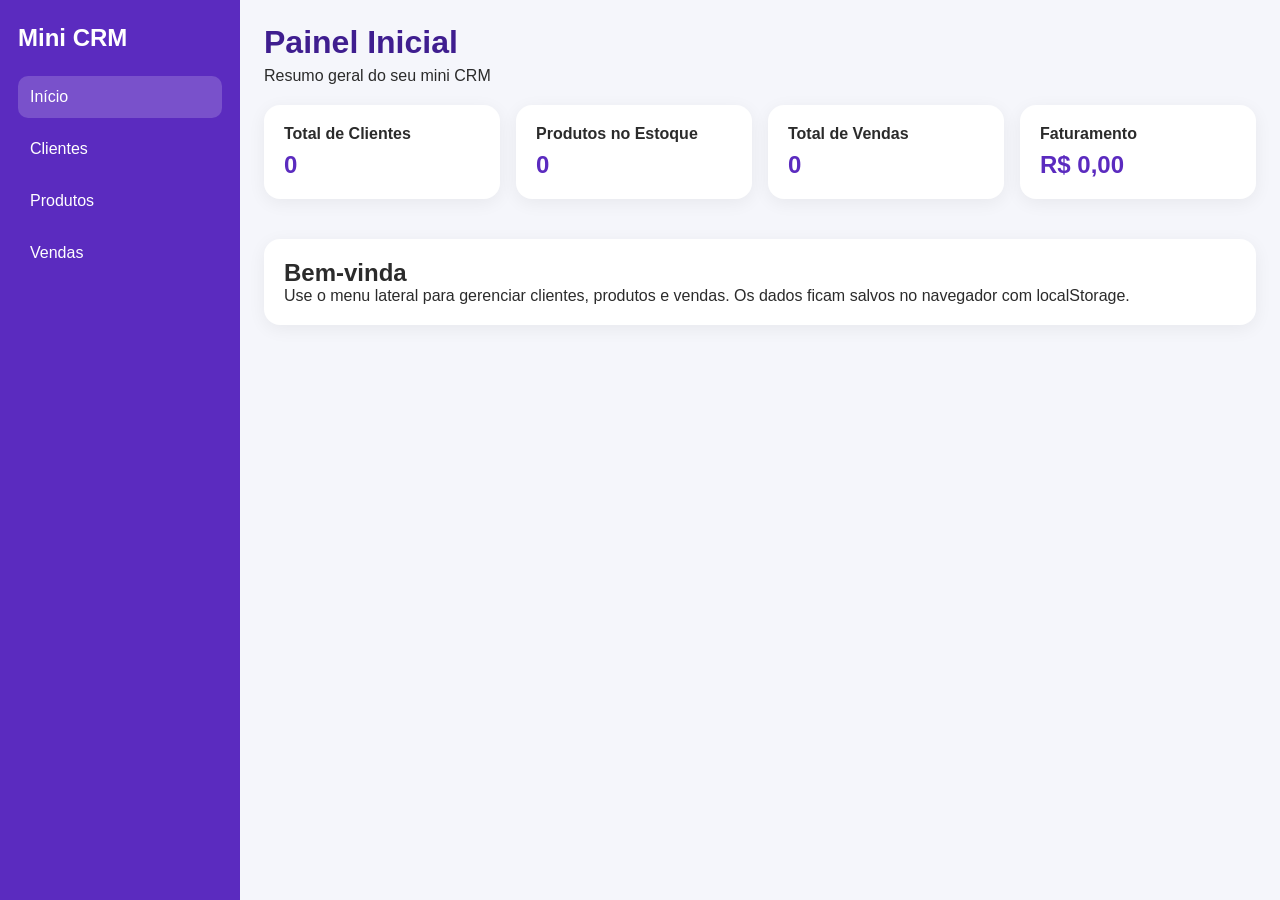
<file: index.html>
<!DOCTYPE html>
<html lang="pt-BR">
<head>
  <meta charset="UTF-8">
  <meta name="viewport" content="width=device-width, initial-scale=1.0">
  <title>Mini CRM - Início</title>
  <link rel="stylesheet" href="style.css">
</head>
<body>
  <div class="layout">
    <aside class="sidebar">
      <h2>Mini CRM</h2>
      <nav>
        <a href="index.html" class="active">Início</a>
        <a href="clientes.html">Clientes</a>
        <a href="produtos.html">Produtos</a>
        <a href="vendas.html">Vendas</a>
      </nav>
    </aside>

    <main class="content">
      <header class="page-header">
        <h1>Painel Inicial</h1>
        <p>Resumo geral do seu mini CRM</p>
      </header>

      <section class="cards-grid">
        <div class="card resumo">
          <h3>Total de Clientes</h3>
          <p id="totalClientes">0</p>
        </div>

        <div class="card resumo">
          <h3>Produtos no Estoque</h3>
          <p id="totalProdutos">0</p>
        </div>

        <div class="card resumo">
          <h3>Total de Vendas</h3>
          <p id="totalVendas">0</p>
        </div>

        <div class="card resumo">
          <h3>Faturamento</h3>
          <p id="faturamentoTotal">R$ 0,00</p>
        </div>
      </section>

      <section class="card">
        <h2>Bem-vinda</h2>
        <p>
          Use o menu lateral para gerenciar clientes, produtos e vendas.
          Os dados ficam salvos no navegador com localStorage.
        </p>
      </section>
    </main>
  </div>

  <script src="javascript/app.js"></script>
  <script>
    atualizarDashboard();
  </script>
</body>
</html>
</file>
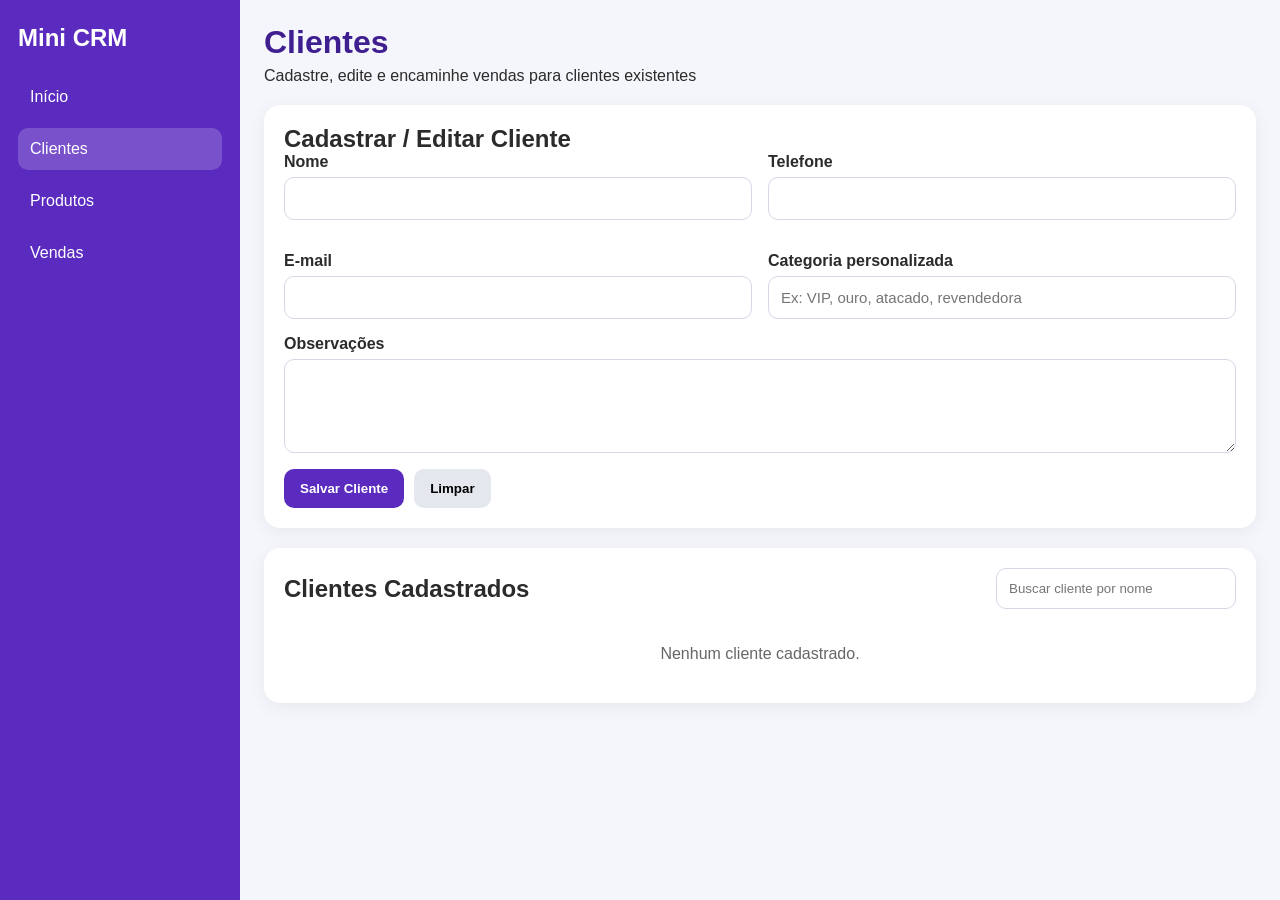
<file: clientes.html>
<!DOCTYPE html>
<html lang="pt-BR">
<head>
  <meta charset="UTF-8">
  <meta name="viewport" content="width=device-width, initial-scale=1.0">
  <title>Mini CRM - Clientes</title>
  <link rel="stylesheet" href="style.css">
</head>
<body>
  <div class="layout">
    <aside class="sidebar">
      <h2>Mini CRM</h2>
      <nav>
        <a href="index.html">Início</a>
        <a href="clientes.html" class="active">Clientes</a>
        <a href="produtos.html">Produtos</a>
        <a href="vendas.html">Vendas</a>
      </nav>
    </aside>

    <main class="content">
      <header class="page-header">
        <h1>Clientes</h1>
        <p>Cadastre, edite e encaminhe vendas para clientes existentes</p>
      </header>

      <section class="card">
        <h2>Cadastrar / Editar Cliente</h2>

        <form id="formCliente">
          <input type="hidden" id="clienteId">

          <div class="grid-2">
            <div class="field">
              <label for="nomeCliente">Nome</label>
              <input type="text" id="nomeCliente" required>
            </div>

            <div class="field">
              <label for="telefoneCliente">Telefone</label>
              <input type="text" id="telefoneCliente">
            </div>

            <div class="field">
              <label for="emailCliente">E-mail</label>
              <input type="email" id="emailCliente">
            </div>

            <div class="field">
              <label for="categoriaCliente">Categoria personalizada</label>
              <input type="text" id="categoriaCliente" placeholder="Ex: VIP, ouro, atacado, revendedora">
            </div>
          </div>

          <div class="field">
            <label for="obsCliente">Observações</label>
            <textarea id="obsCliente" rows="4"></textarea>
          </div>

          <div class="actions">
            <button type="submit" class="btn primary">Salvar Cliente</button>
            <button type="button" class="btn" onclick="limparFormularioCliente()">Limpar</button>
          </div>
        </form>
      </section>

      <section class="card">
        <div class="list-top">
          <h2>Clientes Cadastrados</h2>
          <input type="text" id="buscaCliente" placeholder="Buscar cliente por nome">
        </div>

        <div id="listaClientes"></div>
      </section>
    </main>
  </div>

  <script src="javascript/app.js"></script>
  <script>
    iniciarPaginaClientes();
  </script>
</body>
</html>
</file>
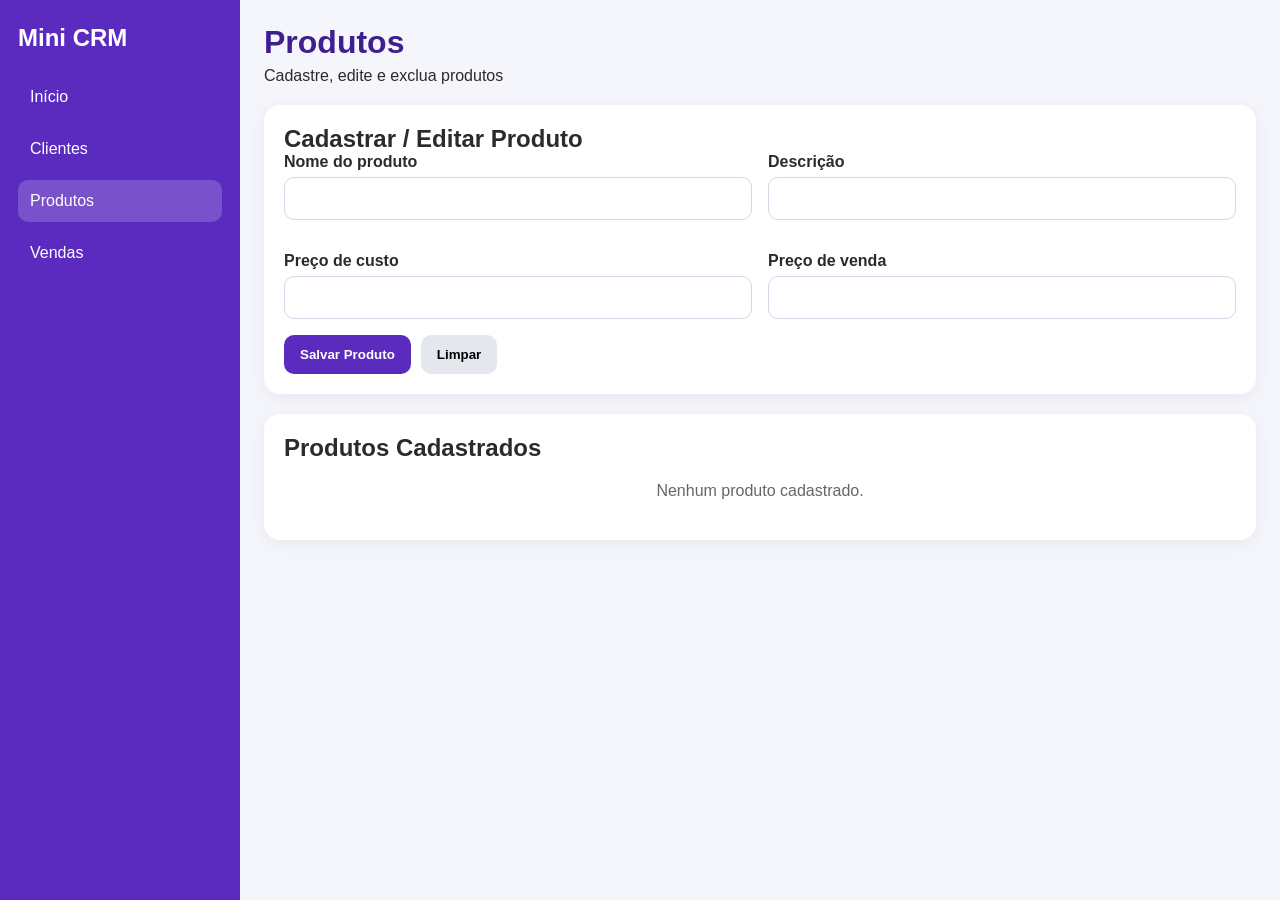
<file: produtos.html>
<!DOCTYPE html>
<html lang="pt-BR">
<head>
  <meta charset="UTF-8">
  <meta name="viewport" content="width=device-width, initial-scale=1.0">
  <title>Mini CRM - Produtos</title>
  <link rel="stylesheet" href="style.css">
</head>
<body>
  <div class="layout">
    <aside class="sidebar">
      <h2>Mini CRM</h2>
      <nav>
        <a href="index.html">Início</a>
        <a href="clientes.html">Clientes</a>
        <a href="produtos.html" class="active">Produtos</a>
        <a href="vendas.html">Vendas</a>
      </nav>
    </aside>

    <main class="content">
      <header class="page-header">
        <h1>Produtos</h1>
        <p>Cadastre, edite e exclua produtos</p>
      </header>

      <section class="card">
        <h2>Cadastrar / Editar Produto</h2>

        <form id="formProduto">
          <input type="hidden" id="produtoId">

          <div class="grid-2">
            <div class="field">
              <label for="nomeProduto">Nome do produto</label>
              <input type="text" id="nomeProduto" required>
            </div>

            <div class="field">
              <label for="descricaoProduto">Descrição</label>
              <input type="text" id="descricaoProduto">
            </div>

            <div class="field">
              <label for="precoCusto">Preço de custo</label>
              <input type="number" id="precoCusto" step="0.01" min="0" required>
            </div>

            <div class="field">
              <label for="precoVenda">Preço de venda</label>
              <input type="number" id="precoVenda" step="0.01" min="0" required>
            </div>
          </div>

          <div class="actions">
            <button type="submit" class="btn primary">Salvar Produto</button>
            <button type="button" class="btn" onclick="limparFormularioProduto()">Limpar</button>
          </div>
        </form>
      </section>

      <section class="card">
        <h2>Produtos Cadastrados</h2>
        <div id="listaProdutos"></div>
      </section>
    </main>
  </div>

  <script src="javascript/app.js"></script>
  <script>
    iniciarPaginaProdutos();
  </script>
</body>
</html>
</file>
<file: style.css>
* {
  margin: 0;
  padding: 0;
  box-sizing: border-box;
  font-family: Arial, sans-serif;
}

body {
  background: #f5f6fb;
  color: #2b2b2b;
}

.layout {
  display: flex;
  min-height: 100vh;
}

.sidebar {
  width: 240px;
  background: #5b2bbf;
  color: white;
  padding: 24px 18px;
}

.sidebar h2 {
  margin-bottom: 24px;
}

.sidebar nav {
  display: flex;
  flex-direction: column;
  gap: 10px;
}

.sidebar nav a {
  text-decoration: none;
  color: white;
  padding: 12px;
  border-radius: 10px;
  transition: 0.3s;
}

.sidebar nav a:hover,
.sidebar nav a.active {
  background: rgba(255, 255, 255, 0.18);
}

.content {
  flex: 1;
  padding: 24px;
}

.page-header {
  margin-bottom: 20px;
}

.page-header h1 {
  margin-bottom: 6px;
  color: #3f1e8f;
}

.card {
  background: white;
  border-radius: 16px;
  padding: 20px;
  margin-bottom: 20px;
  box-shadow: 0 4px 18px rgba(0, 0, 0, 0.06);
}

.cards-grid {
  display: grid;
  grid-template-columns: repeat(4, 1fr);
  gap: 16px;
  margin-bottom: 20px;
}

.resumo h3 {
  font-size: 16px;
  margin-bottom: 8px;
}

.resumo p {
  font-size: 24px;
  font-weight: bold;
  color: #5b2bbf;
}

.grid-2 {
  display: grid;
  grid-template-columns: repeat(2, 1fr);
  gap: 16px;
}

.field {
  display: flex;
  flex-direction: column;
  margin-bottom: 16px;
}

.field label {
  margin-bottom: 6px;
  font-weight: bold;
}

.field input,
.field select,
.field textarea {
  padding: 12px;
  border: 1px solid #d6d6e7;
  border-radius: 10px;
  font-size: 15px;
}

.actions {
  display: flex;
  gap: 10px;
  flex-wrap: wrap;
}

.btn {
  border: none;
  padding: 12px 16px;
  border-radius: 10px;
  cursor: pointer;
  background: #e5e7ef;
  font-weight: bold;
}

.btn.primary {
  background: #5b2bbf;
  color: white;
}

.btn.edit {
  background: #1f8b4c;
  color: white;
}

.btn.delete {
  background: #d83b3b;
  color: white;
}

.btn.pdf {
  background: #0d6efd;
  color: white;
}

.list-top {
  display: flex;
  justify-content: space-between;
  align-items: center;
  gap: 12px;
  margin-bottom: 16px;
  flex-wrap: wrap;
}

.list-top input {
  padding: 12px;
  border: 1px solid #d6d6e7;
  border-radius: 10px;
  min-width: 240px;
}

.item-card {
  border: 1px solid #ececf5;
  border-left: 6px solid #5b2bbf;
  border-radius: 12px;
  padding: 16px;
  margin-bottom: 12px;
  background: #fafaff;
}

.item-card h3 {
  margin-bottom: 10px;
  color: #3f1e8f;
}

.item-card p {
  margin-bottom: 6px;
}

.item-actions {
  display: flex;
  gap: 10px;
  margin-top: 12px;
  flex-wrap: wrap;
}

.empty {
  text-align: center;
  color: #666;
  padding: 20px;
}

@media (max-width: 980px) {
  .cards-grid {
    grid-template-columns: repeat(2, 1fr);
  }

  .grid-2 {
    grid-template-columns: 1fr;
  }
}

@media (max-width: 768px) {
  .layout {
    flex-direction: column;
  }

  .sidebar {
    width: 100%;
  }

  .cards-grid {
    grid-template-columns: 1fr;
  }
}
</file>
